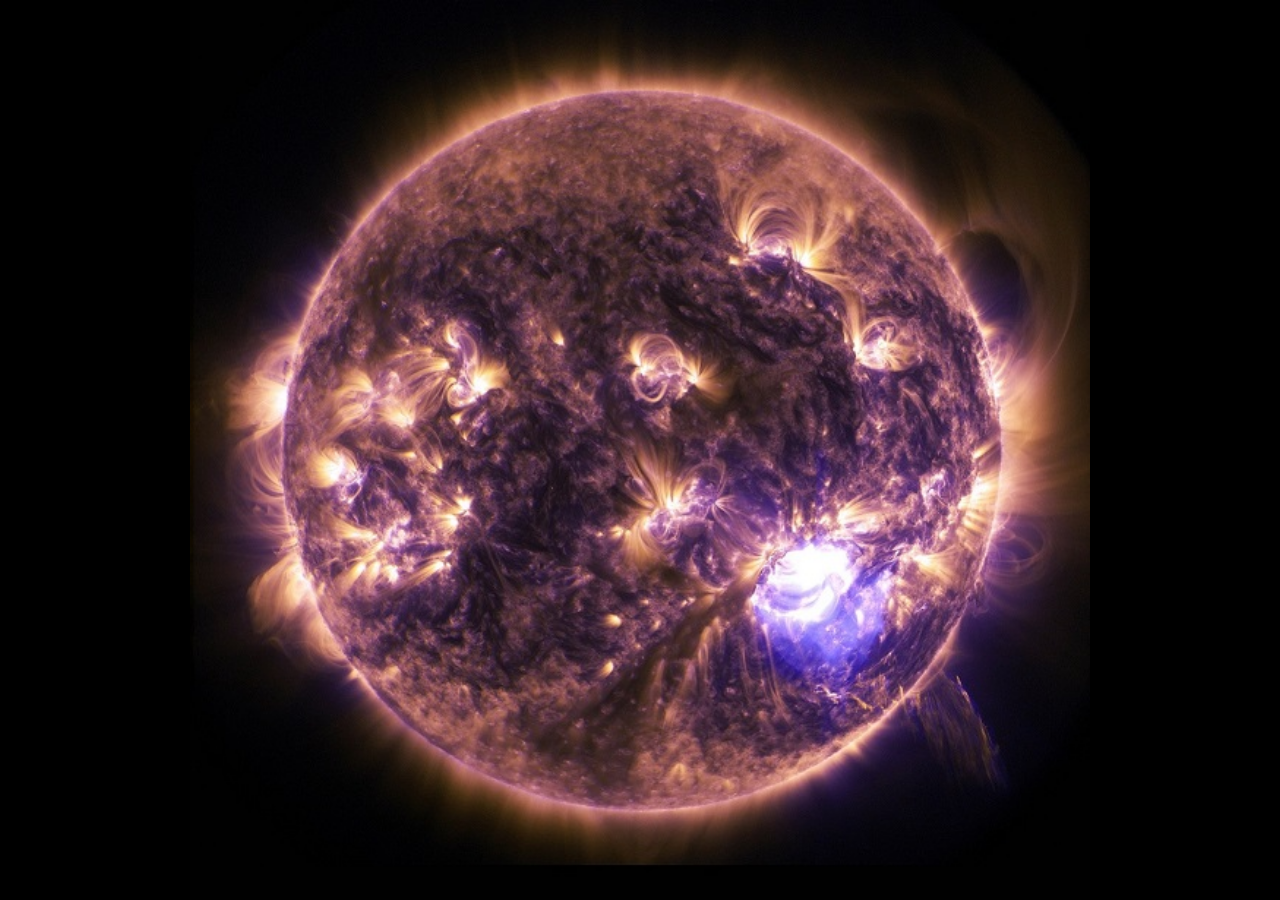
<file: HTML_examples/Basic_scenarios/Image/index.html>
<!DOCTYPE html>
<html style="height: 100%">
<head>
	<meta name="viewport" content="width=device-width, initial-scale=1">
</head>
<body style="background-image: url('image1.jpg'); background-size: contain; background-color: black; background-repeat: no-repeat; background-position: 50% 0%; height=100%">
</body>
</html>
</file>
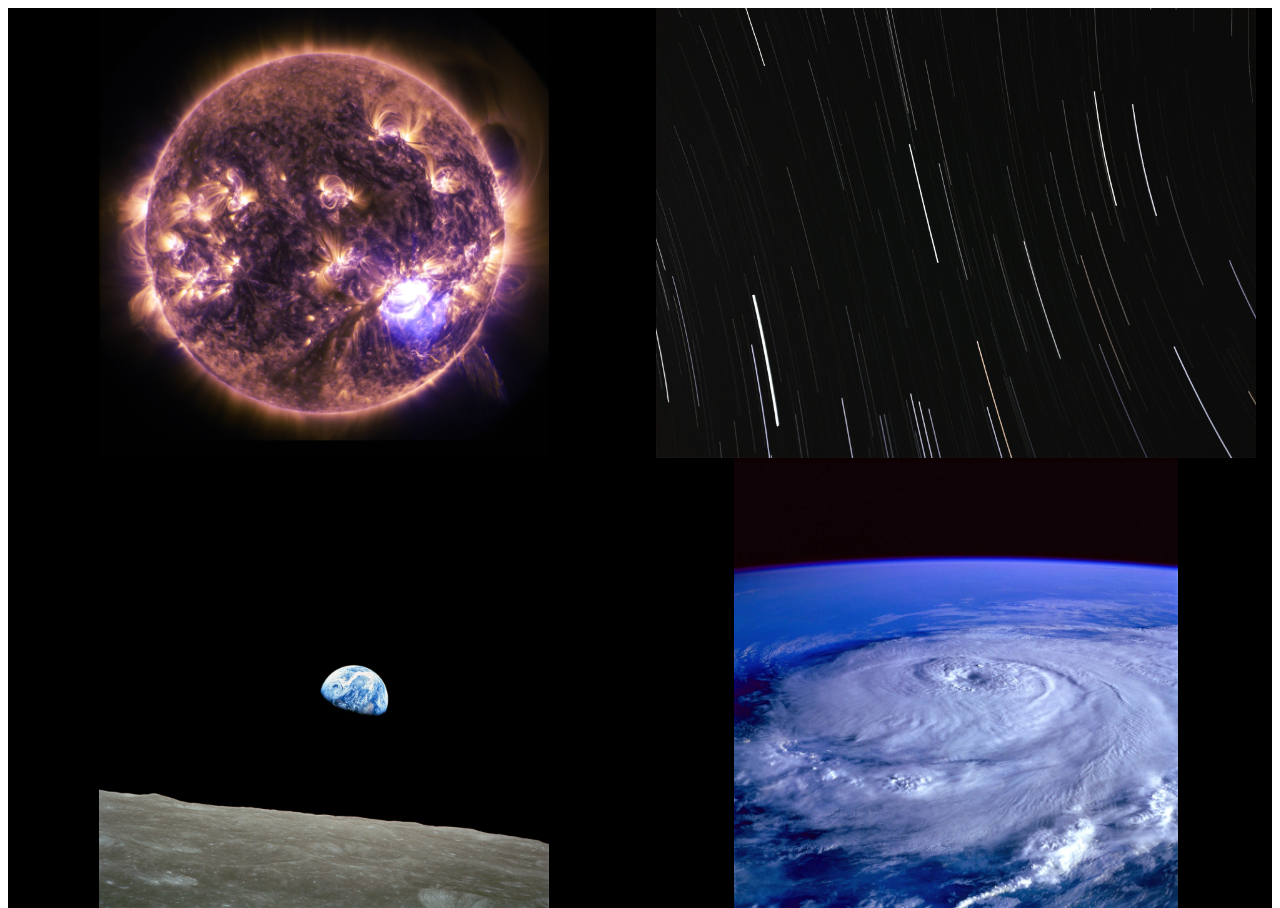
<file: HTML_examples/Basic_scenarios/Image_gallery/index.html>
<!DOCTYPE html>
<html style="height: 100%">
<head>
	<meta name="viewport" content="width=device-width, initial-scale=1">
</head>
<body style="height: 100%">

<a href="image1.jpg">
<div style="width: 50%; height: 50%; float: left; background-image: url('image1.jpg'); background-size: contain; background-color: black; background-repeat: no-repeat; background-position: 50% 50%"></div>
</a>

<a href="image2.jpg">
<div style="width: 50%; height: 50%; float: left; background-image: url('image2.jpg'); background-size: contain; background-color: black; background-repeat: no-repeat; background-position: 50% 50%"></div>
</a>

<a href="image3.jpg">
<div style="width: 50%; height: 50%; float: left; background-image: url('image3.jpg'); background-size: contain; background-color: black; background-repeat: no-repeat; background-position: 50% 50%"></div>
</a>

<a href="image4.jpg">
<div style="width: 50%; height: 50%; float: left; background-image: url('image4.jpg'); background-size: contain; background-color: black; background-repeat: no-repeat; background-position: 50% 50%"></div>
</a>

</body>
</html>
</file>
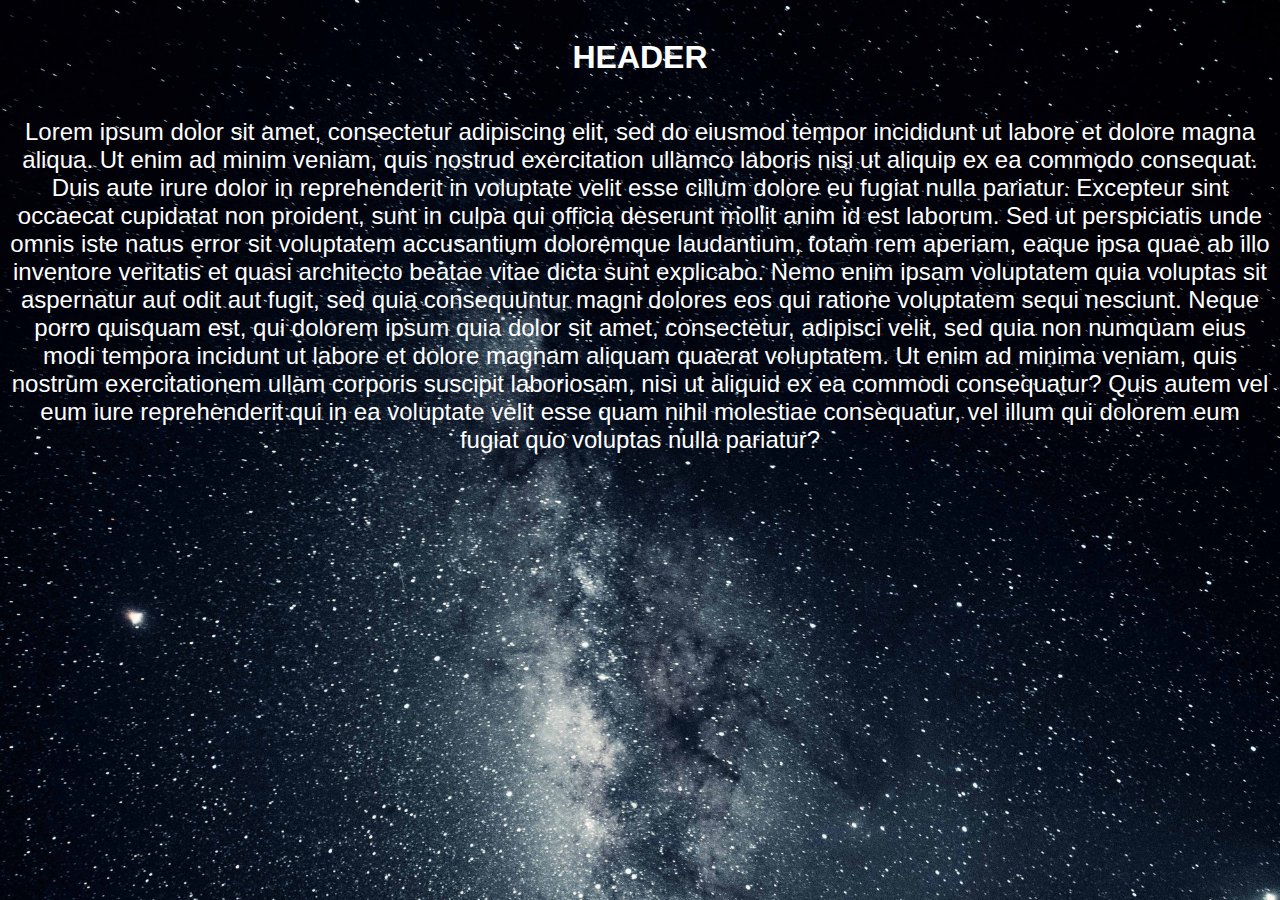
<file: HTML_examples/Basic_scenarios/Text/index.html>
<!DOCTYPE html>
<html style="font-family: Helvetica; display: inline-block; margin: 0px auto; text-align: center; color: white;">
	<head>
		<title>
		
		TITLE
		
		</title>
	</head>
	<body style="background-image: url('background.jpg'); background-color: black; background-size: cover; width: 100% height:100%">

		<h1 style="padding: 2vh">
	  
		HEADER
	  
		</h1>
		<p style="font-size: 1.5rem">
	  
		Lorem ipsum dolor sit amet, consectetur adipiscing elit, sed do eiusmod tempor incididunt ut labore et dolore magna aliqua. Ut enim ad minim veniam, quis nostrud exercitation ullamco laboris nisi ut aliquip ex ea commodo consequat. Duis aute irure dolor in reprehenderit in voluptate velit esse cillum dolore eu fugiat nulla pariatur. Excepteur sint occaecat cupidatat non proident, sunt in culpa qui officia deserunt mollit anim id est laborum. Sed ut perspiciatis unde omnis iste natus error sit voluptatem accusantium doloremque laudantium, totam rem aperiam, eaque ipsa quae ab illo inventore veritatis et quasi architecto beatae vitae dicta sunt explicabo. Nemo enim ipsam voluptatem quia voluptas sit aspernatur aut odit aut fugit, sed quia consequuntur magni dolores eos qui ratione voluptatem sequi nesciunt. Neque porro quisquam est, qui dolorem ipsum quia dolor sit amet, consectetur, adipisci velit, sed quia non numquam eius modi tempora incidunt ut labore et dolore magnam aliquam quaerat voluptatem. Ut enim ad minima veniam, quis nostrum exercitationem ullam corporis suscipit laboriosam, nisi ut aliquid ex ea commodi consequatur? Quis autem vel eum iure reprehenderit qui in ea voluptate velit esse quam nihil molestiae consequatur, vel illum qui dolorem eum fugiat quo voluptas nulla pariatur?
		</p>
	</body>
</html>
</file>
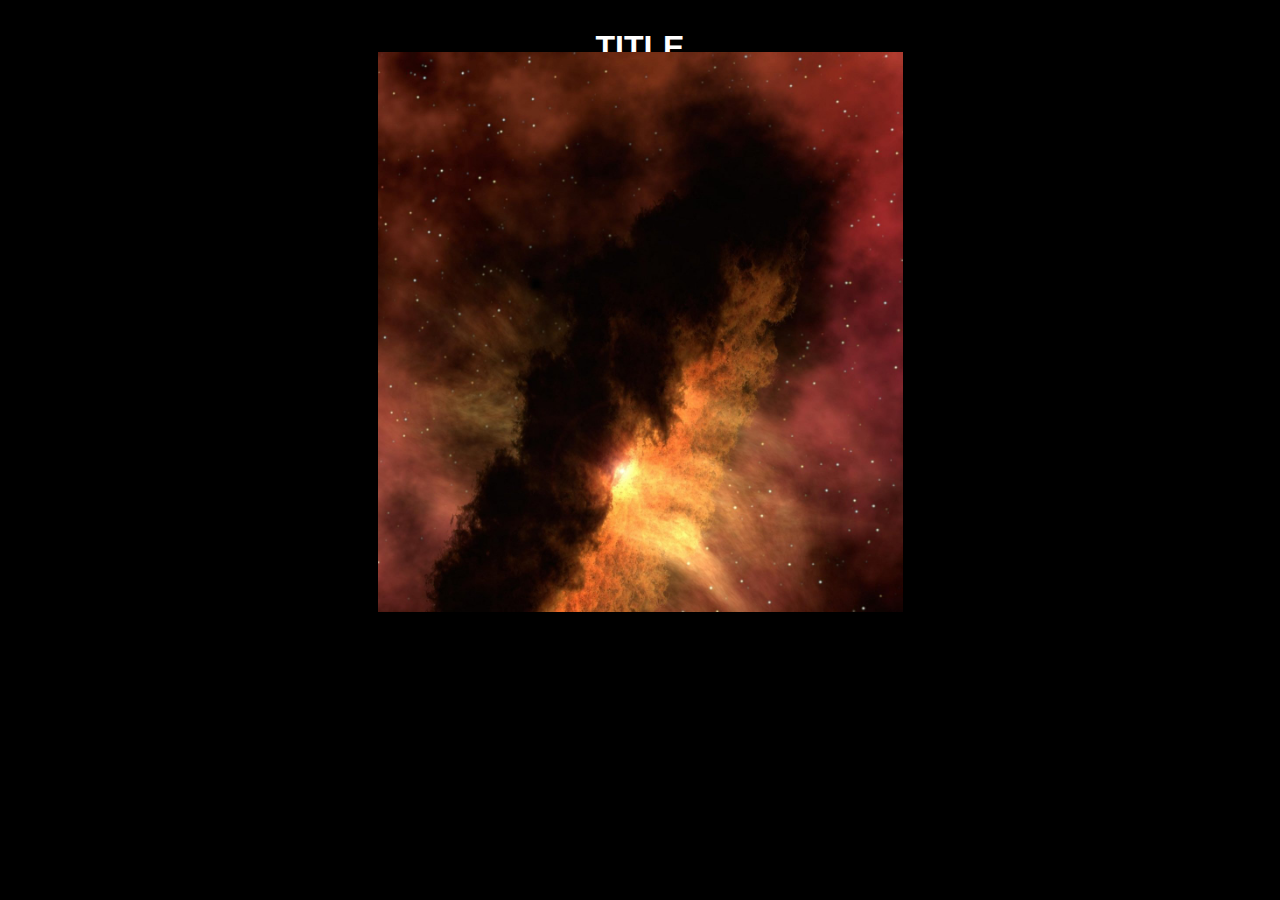
<file: HTML_examples/Gamification/Image_collecting/index.html>
<!DOCTYPE html>
<html style="height: 100%; font-family: Helvetica; display: inline-block; margin: 0px auto; text-align: center; color: white;">
	<head>
	</head>
	
	<body style="height: calc(100% - 1em); background-color: black">
	
		<script>
			localStorage.part1 = "1";
		</script>
		
		<div style="width: 100%; height: 5%; float: left; background-color: black">
			<h1>
				TITLE
			</h1>
		</div>
		
		<div style="width: 100%; height: 95%; float: left; background-image: url('image1.jpg'); background-size: contain; background-color: black; background-repeat: no-repeat; background-position: 50% 50%; pointer-events: none">
		
			<div id="d1" style="width: 50%; height: 33.33333%; float: left; background-color: black; opacity: 1"></div>

			<div id="d2" style="width: 50%; height: 33.33333%; float: left; background-color: black; opacity: 1"></div>

			<div id="d3" style="width: 50%; height: 33.33333%; float: left; background-color: black; opacity: 1"></div>

			<div id="d4" style="width: 50%; height: 33.33333%; float: left; background-color: black; opacity: 1"></div>

			<div id="d5" style="width: 50%; height: 33.33333%; float: left; background-color: black; opacity: 1"></div>

			<div id="d6" style="width: 50%; height: 33.33333%; float: left; background-color: black; opacity: 1"></div>
			
		</div>
		
		<script>
			if(localStorage.part1 == "1"){
				document.getElementById("d1").style.opacity = "0";
			}
			if(localStorage.part2 == "1"){
				document.getElementById("d2").style.opacity = "0";
			}
			if(localStorage.part3 == "1"){
				document.getElementById("d3").style.opacity = "0";
			}
			if(localStorage.part4 == "1"){
				document.getElementById("d4").style.opacity = "0";
			}
			if(localStorage.part5 == "1"){
				document.getElementById("d5").style.opacity = "0";
			}
			if(localStorage.part6 == "1"){
				document.getElementById("d6").style.opacity = "0";
			}
		</script>
		
	</body>
	
</html>
</file>
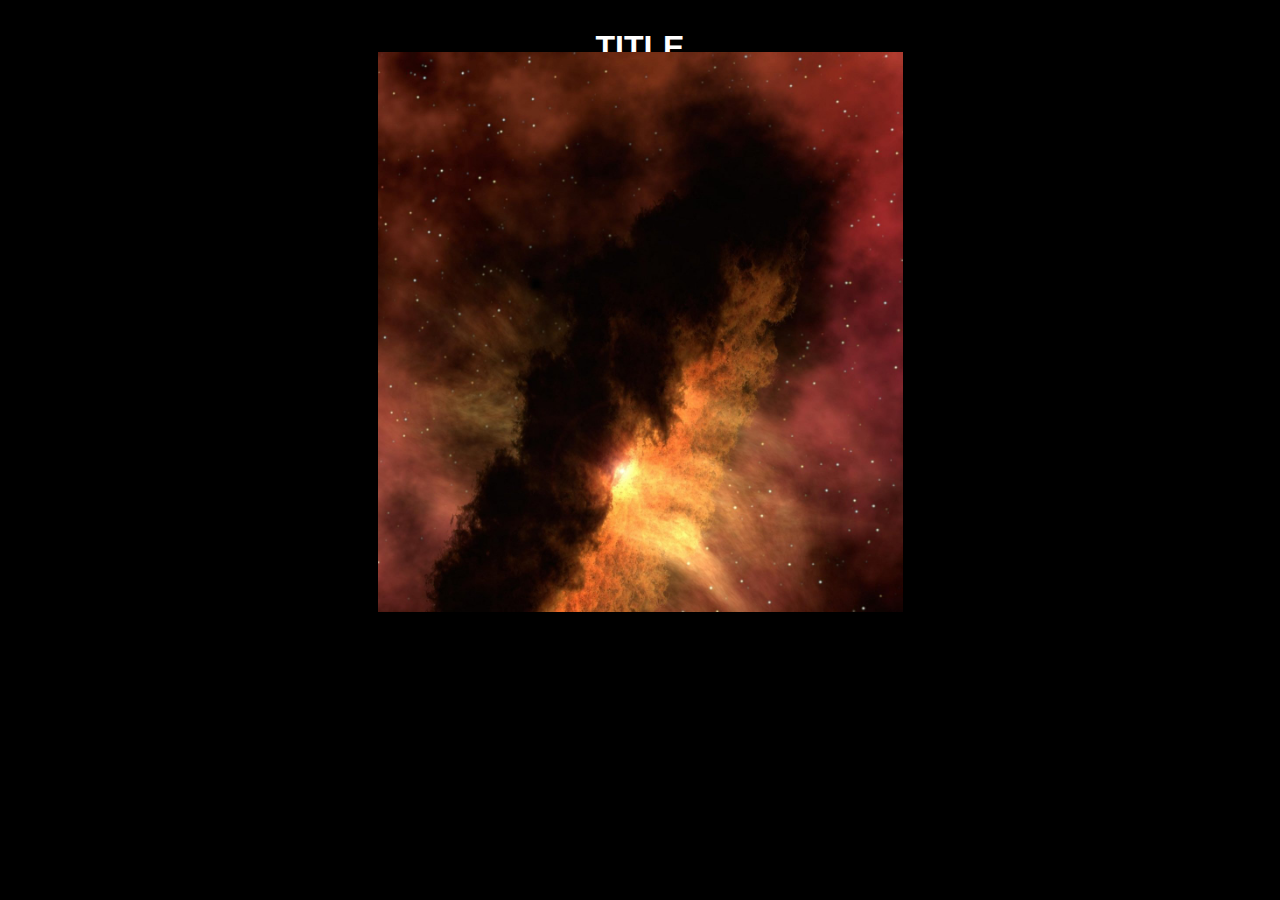
<file: HTML_examples/Gamification/Riddles/index.html>
<!DOCTYPE html>
<html style="height: 100%; font-family: Helvetica; display: inline-block; margin: 0px auto; text-align: center; color: white;">
	<head>
	</head>
	
	<body style="height: calc(100% - 1em); background-color: black">
	
		<script>
			function check() {
				var answer;
				var correct_answer = "orange"
				
				answer = document.getElementById("input form").value;
				
				answer = answer.toLowerCase()
				correct_answer = correct_answer.toLowerCase()
				
				if(answer == correct_answer){
					localStorage.part1 = "1";
					document.getElementById("overlay").style.display = "none";
					if(localStorage.part1 == "1"){
						document.getElementById("d1").style.opacity = "0";
						document.getElementById("overlay").style.display = "none";
					}
					if(localStorage.part2 == "1"){
						document.getElementById("d2").style.opacity = "0";
						document.getElementById("overlay").style.display = "none";
					}
					if(localStorage.part3 == "1"){
						document.getElementById("d3").style.opacity = "0";
						document.getElementById("overlay").style.display = "none";
					}
					if(localStorage.part4 == "1"){
						document.getElementById("d4").style.opacity = "0";
						document.getElementById("overlay").style.display = "none";
					}
					if(localStorage.part5 == "1"){
						document.getElementById("d5").style.opacity = "0";
						document.getElementById("overlay").style.display = "none";
					}
					if(localStorage.part6 == "1"){
						document.getElementById("d6").style.opacity = "0";
						document.getElementById("overlay").style.display = "none";
					}
				} else {
					document.getElementById("ans").innerHTML = "Wrong answer";
				}
			}
		</script>
		
		<div id="overlay" style="position: fixed; display: block; width: 100%; height: 100%; top: 0; left: 0; right: 0; bottom: 0; background-color: black; z-index: 2;">
			<div>
				<br><br>
				<h1>What color is orange?</h1>
				<input id="input form" style="text-align: center; font-size: 80px; width: 80%; padding: 60px 20px; margin: 10% 0; display: inline-block; border: 1px solid #ccc; border-radius: 4px; box-sizing: border-box;">
				<br>
				<button onclick="check()" style="width: 40%; height: 200px; background-color: gray; color: white; margin: 10% 0%; border: none; border-radius: 4px;">Answer</button>
				<br><h1 id="ans"></h1>
			</div>
		</div>
		
		<div style="width: 100%; height: 5%; float: left; background-color: black">
			<h1>
				TITLE
			</h1>
		</div>
		
		<div style="width: 100%; height: 95%; float: left; background-image: url('image1.jpg'); background-size: contain; background-color: black; background-repeat: no-repeat; background-position: 50% 50%; pointer-events: none">
		
			<div id="d1" style="width: 50%; height: 33.33333%; float: left; background-color: black; opacity: 1"></div>

			<div id="d2" style="width: 50%; height: 33.33333%; float: left; background-color: black; opacity: 1"></div>

			<div id="d3" style="width: 50%; height: 33.33333%; float: left; background-color: black; opacity: 1"></div>

			<div id="d4" style="width: 50%; height: 33.33333%; float: left; background-color: black; opacity: 1"></div>

			<div id="d5" style="width: 50%; height: 33.33333%; float: left; background-color: black; opacity: 1"></div>

			<div id="d6" style="width: 50%; height: 33.33333%; float: left; background-color: black; opacity: 1"></div>
			
		</div>
		
		<script>
			if(localStorage.part1 == "1"){
				document.getElementById("d1").style.opacity = "0";
				document.getElementById("overlay").style.display = "none";
			}
			if(localStorage.part2 == "1"){
				document.getElementById("d2").style.opacity = "0";
				document.getElementById("overlay").style.display = "none";
			}
			if(localStorage.part3 == "1"){
				document.getElementById("d3").style.opacity = "0";
				document.getElementById("overlay").style.display = "none";
			}
			if(localStorage.part4 == "1"){
				document.getElementById("d4").style.opacity = "0";
				document.getElementById("overlay").style.display = "none";
			}
			if(localStorage.part5 == "1"){
				document.getElementById("d5").style.opacity = "0";
				document.getElementById("overlay").style.display = "none";
			}
			if(localStorage.part6 == "1"){
				document.getElementById("d6").style.opacity = "0";
				document.getElementById("overlay").style.display = "none";
			}
		</script>		
		
	</body>
	
</html>
</file>
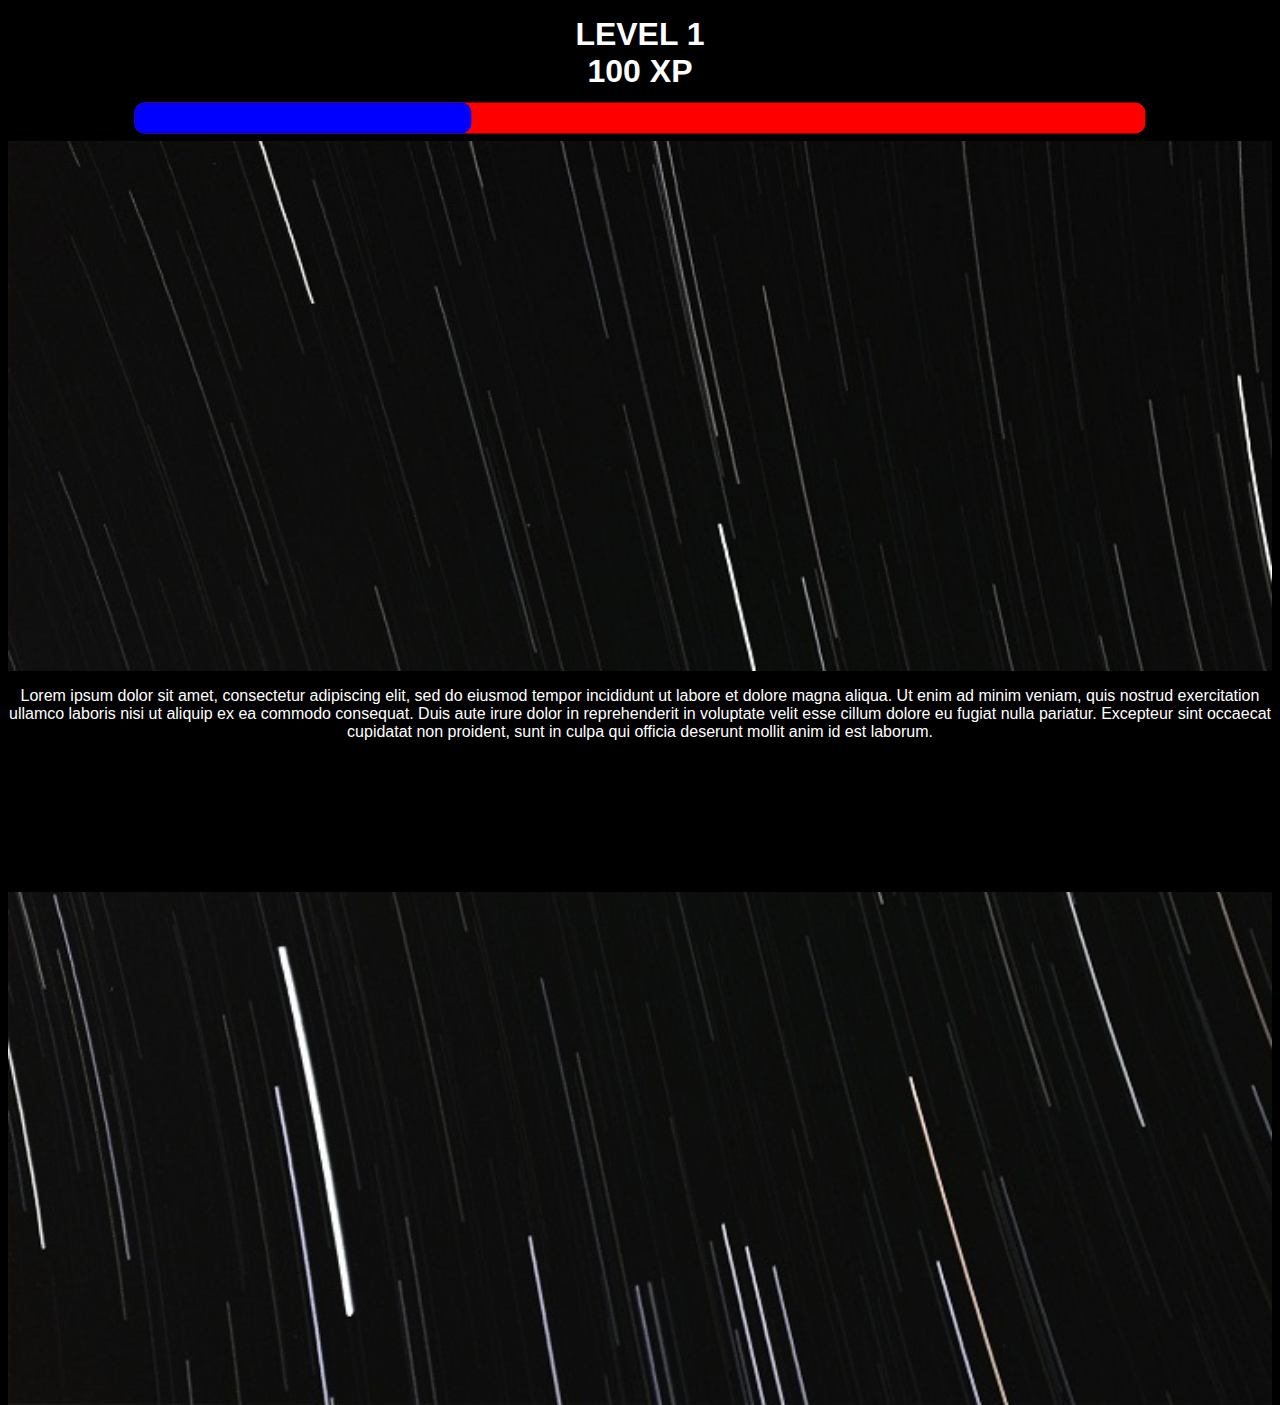
<file: HTML_examples/Gamification/XP_collecting/index.html>
<!DOCTYPE html>
<html style="height: 100%; font-family: Helvetica; color: white">
	<head>
	</head>
	<body style="height: calc(100% - 1em); background-color: black">
		<script>
		var level = 0;
		
		if (localStorage.experience) {
			if (!localStorage.part1){
				localStorage.experience = Number(localStorage.experience) + 100;
			}
		} else {
			localStorage.experience = 100;
		}
		
		if (localStorage.experience < 300) {
			level = 1;
		} else if (localStorage.experience < 600) {
			level = 2;
		} else {
			level = 3;
		}

		localStorage.part1 = 1;
		</script>

		<div style="width: 100%; height: 10%; background-color: black; position: relative">
			<div  style = "position: absolute; top: 50%; left: 50%; transform: translate(-50%, -50%)">
				<h1 id="XP" style="text-align: center"></h1>
			</div>
		</div>
		
		<div style="width: 100%; height: 5%; float: left; background-color: black; position: relative">
			<div style = "width: 80%; height: 70%; background-color: red; border-radius: 10px; position: absolute; top: 50%; left: 50%; transform: translate(-50%, -50%)">
				<div id="progress" style = "width:60%; height: 100%; background-color: blue; border-radius: 10px"></div>
			</div>
		</div>
		
		<div style="width: 100%; height: 60%; float: left; background-color: black; align: center">
			<div id = "image" style="height: 0; width: 100%; padding-bottom: 100%; background-image: url(image1.jpg); background-position: 0 100%; background-size: 100%; display:block; background-color: black">
			</div>
		</div>
		
		<div style="width: 100%; height: 25%; overflow:auto; float: left; background-color: black">
			<p id="description" style="text-align: center">
			</p>
		</div>

		<script>
			if (localStorage.experience == 600){
				document.getElementById("XP").innerHTML = "MAX XP";
			} else {
				document.getElementById("XP").innerHTML = "LEVEL " + level + "<BR>" + localStorage.experience + " XP";
			}
			
			if (localStorage.experience < 300) {
				document.getElementById("progress").style.width = (localStorage.experience/300)*100 + "%";
			} else if (localStorage.experience < 600) {
				document.getElementById("progress").style.width = ((localStorage.experience-300)/300)*100 + "%";
			} else {
					document.getElementById("progress").style.width = "100%";
			}



			if (level == 1){
				document.getElementById("description").innerHTML = "Lorem ipsum dolor sit amet, consectetur adipiscing elit, sed do eiusmod tempor incididunt ut labore et dolore magna aliqua. Ut enim ad minim veniam, quis nostrud exercitation ullamco laboris nisi ut aliquip ex ea commodo consequat. Duis aute irure dolor in reprehenderit in voluptate velit esse cillum dolore eu fugiat nulla pariatur. Excepteur sint occaecat cupidatat non proident, sunt in culpa qui officia deserunt mollit anim id est laborum.";

				document.getElementById("image").style.backgroundPosition = "0% 0%";
				
			} else if (level == 2) {
				document.getElementById("description").innerHTML = "Sed ut perspiciatis unde omnis iste natus error sit voluptatem accusantium doloremque laudantium, totam rem aperiam, eaque ipsa quae ab illo inventore veritatis et quasi architecto beatae vitae dicta sunt explicabo. Nemo enim ipsam voluptatem quia voluptas sit aspernatur aut odit aut fugit, sed quia consequuntur magni dolores eos qui ratione voluptatem sequi nesciunt.";
				
				document.getElementById("image").style.backgroundPosition = "0% 50%";
								
			} else {
				document.getElementById("description").innerHTML = "Neque porro quisquam est, qui dolorem ipsum quia dolor sit amet, consectetur, adipisci velit, sed quia non numquam eius modi tempora incidunt ut labore et dolore magnam aliquam quaerat voluptatem. Ut enim ad minima veniam, quis nostrum exercitationem ullam corporis suscipit laboriosam, nisi ut aliquid ex ea commodi consequatur? Quis autem vel eum iure reprehenderit qui in ea voluptate velit esse quam nihil molestiae consequatur, vel illum qui dolorem eum fugiat quo voluptas nulla pariatur?";
				
				document.getElementById("image").style.backgroundPosition = "0% 100%";
			}
			
		</script>
	</body>
</html>
</file>
